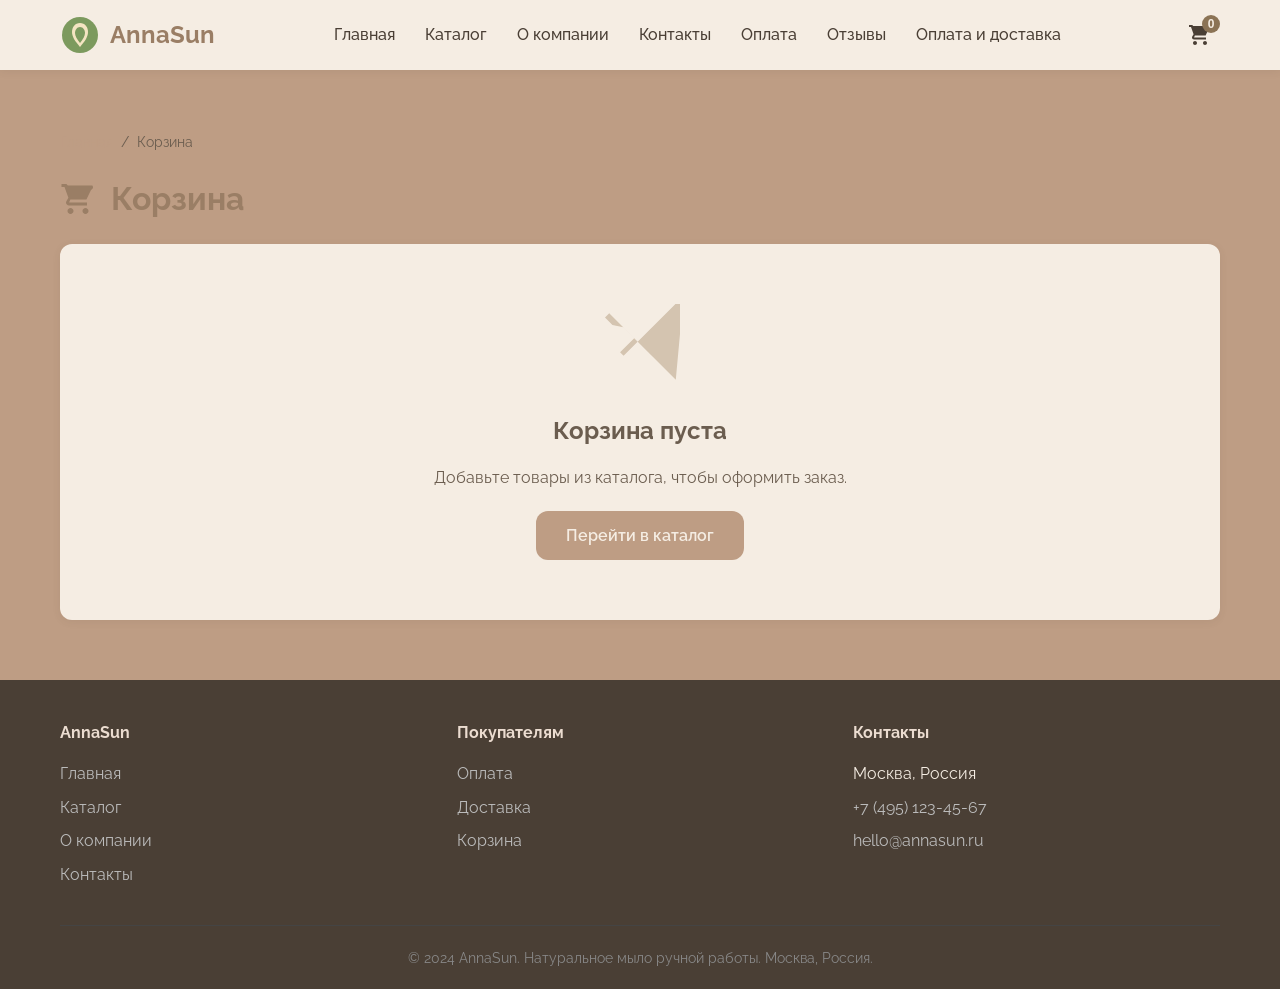
<file: cart.html>
<!DOCTYPE html>
<html lang="ru">
<head>
  <meta charset="UTF-8">
  <meta name="viewport" content="width=device-width, initial-scale=1.0">
  <title>Корзина — AnnaSun | Натуральное мыло ручной работы</title>
  <meta name="description" content="Корзина товаров AnnaSun. Оформление заказа на натуральное мыло ручной работы в Москве.">
  <link rel="stylesheet" href="css/style.css">
</head>
<body>
  <header>
    <div class="container">
      <div class="header-inner">
        <a href="index.html" class="logo">
          <svg><use href="assets/svg/sprite.svg#icon-logo"/></svg>
          AnnaSun
        </a>
        <nav id="main-nav">
          <ul>
            <li><a href="index.html">Главная</a></li>
            <li><a href="catalog.html">Каталог</a></li>
            <li><a href="about.html">О компании</a></li>
            <li><a href="contacts.html">Контакты</a></li>
            <li><a href="delivery.html">Оплата</a></li>
            <li><a href="reviews.html">Отзывы</a></li>
            <li><a href="delivery.html">Оплата и доставка</a></li>
          </ul>
        </nav>
        <div class="header-actions">
          <button class="cart-btn" onclick="window.location.href='cart.html'">
            <svg width="24" height="24" viewBox="0 0 24 24" fill="none" style="vertical-align: middle;">
              <path d="M7 18C5.9 18 5 18.9 5 20S5.9 22 7 22 9 21.1 9 20 8.1 18 7 18ZM1 2V4H3L5.6 11.2L4.25 13.5C4.09 13.78 4 14.08 4 14.4C4 15.5 4.9 16.4 6 16.4H18V14.4H6.42C6.28 14.4 6.17 14.29 6.17 14.15L6.2 14.03L6.9 12.4H17.62L20.58 6.09C20.66 5.95 20.78 5.84 20.9 5.76C21.45 5.39 21.9 4.87 22 4.26C22.05 4.04 22 3.81 21.9 3.61L21.6 3H5.21L4.27 2H1ZM17 18C15.9 18 15 18.9 15 20S15.9 22 17 22 19 21.1 19 20 18.1 18 17 18Z" fill="currentColor"/>
            </svg>
            <span class="cart-count" id="cart-count">0</span>
          </button>
          <button class="mobile-menu-btn" onclick="toggleMenu()">
            <svg width="28" height="28" viewBox="0 0 24 24" fill="none" style="vertical-align: middle;">
              <path d="M3 18H21V16H3V18ZM3 13H21V11H3V13ZM3 6V8H21V6H3Z" fill="currentColor"/>
            </svg>
          </button>
        </div>
      </div>
    </div>
  </header>

  <section>
    <div class="container">
      <div class="breadcrumbs">
        <a href="index.html">Главная</a>
        <span>/</span>
        <span>Корзина</span>
      </div>
      <h1 class="section-title" style="text-align: left; margin-bottom: 20px; display: flex; align-items: center; gap: 15px;">
        <svg width="36" height="36" viewBox="0 0 24 24" fill="none" style="vertical-align: middle;">
          <path d="M7 18C5.9 18 5 18.9 5 20S5.9 22 7 22 9 21.1 9 20 8.1 18 7 18ZM1 2V4H3L5.6 11.2L4.25 13.5C4.09 13.78 4 14.08 4 14.4C4 15.5 4.9 16.4 6 16.4H18V14.4H6.42C6.28 14.4 6.17 14.29 6.17 14.15L6.2 14.03L6.9 12.4H17.62L20.58 6.09C20.66 5.95 20.78 5.84 20.9 5.76C21.45 5.39 21.9 4.87 22 4.26C22.05 4.04 22 3.81 21.9 3.61L21.6 3H5.21L4.27 2H1ZM17 18C15.9 18 15 18.9 15 20S15.9 22 17 22 19 21.1 19 20 18.1 18 17 18Z" fill="currentColor"/>
        </svg>
        Корзина
      </h1>
      
      <div id="cart-content"></div>
    </div>
  </section>

  <footer>
    <div class="container">
      <div class="footer-inner">
        <div class="footer-col">
          <h4>AnnaSun</h4>
          <ul>
            <li><a href="index.html">Главная</a></li>
            <li><a href="catalog.html">Каталог</a></li>
            <li><a href="about.html">О компании</a></li>
            <li><a href="contacts.html">Контакты</a></li>
          </ul>
        </div>
        <div class="footer-col">
          <h4>Покупателям</h4>
          <ul>
            <li><a href="delivery.html">Оплата</a></li>
            <li><a href="delivery.html">Доставка</a></li>
            <li><a href="cart.html">Корзина</a></li>
          </ul>
        </div>
        <div class="footer-col">
          <h4>Контакты</h4>
          <ul>
            <li>Москва, Россия</li>
            <li><a href="tel:+74951234567">+7 (495) 123-45-67</a></li>
            <li><a href="mailto:hello@annasun.ru">hello@annasun.ru</a></li>
          </ul>
        </div>
      </div>
      <div class="copyright">
        &copy; 2024 AnnaSun. Натуральное мыло ручной работы. Москва, Россия.
      </div>
    </div>
  </footer>

  <script src="js/xml-loader.js"></script>
  <script src="js/products-data.js"></script>
  <script src="js/main.js"></script>
  <script src="js/cart.js"></script>
</body>
</html>
</file>
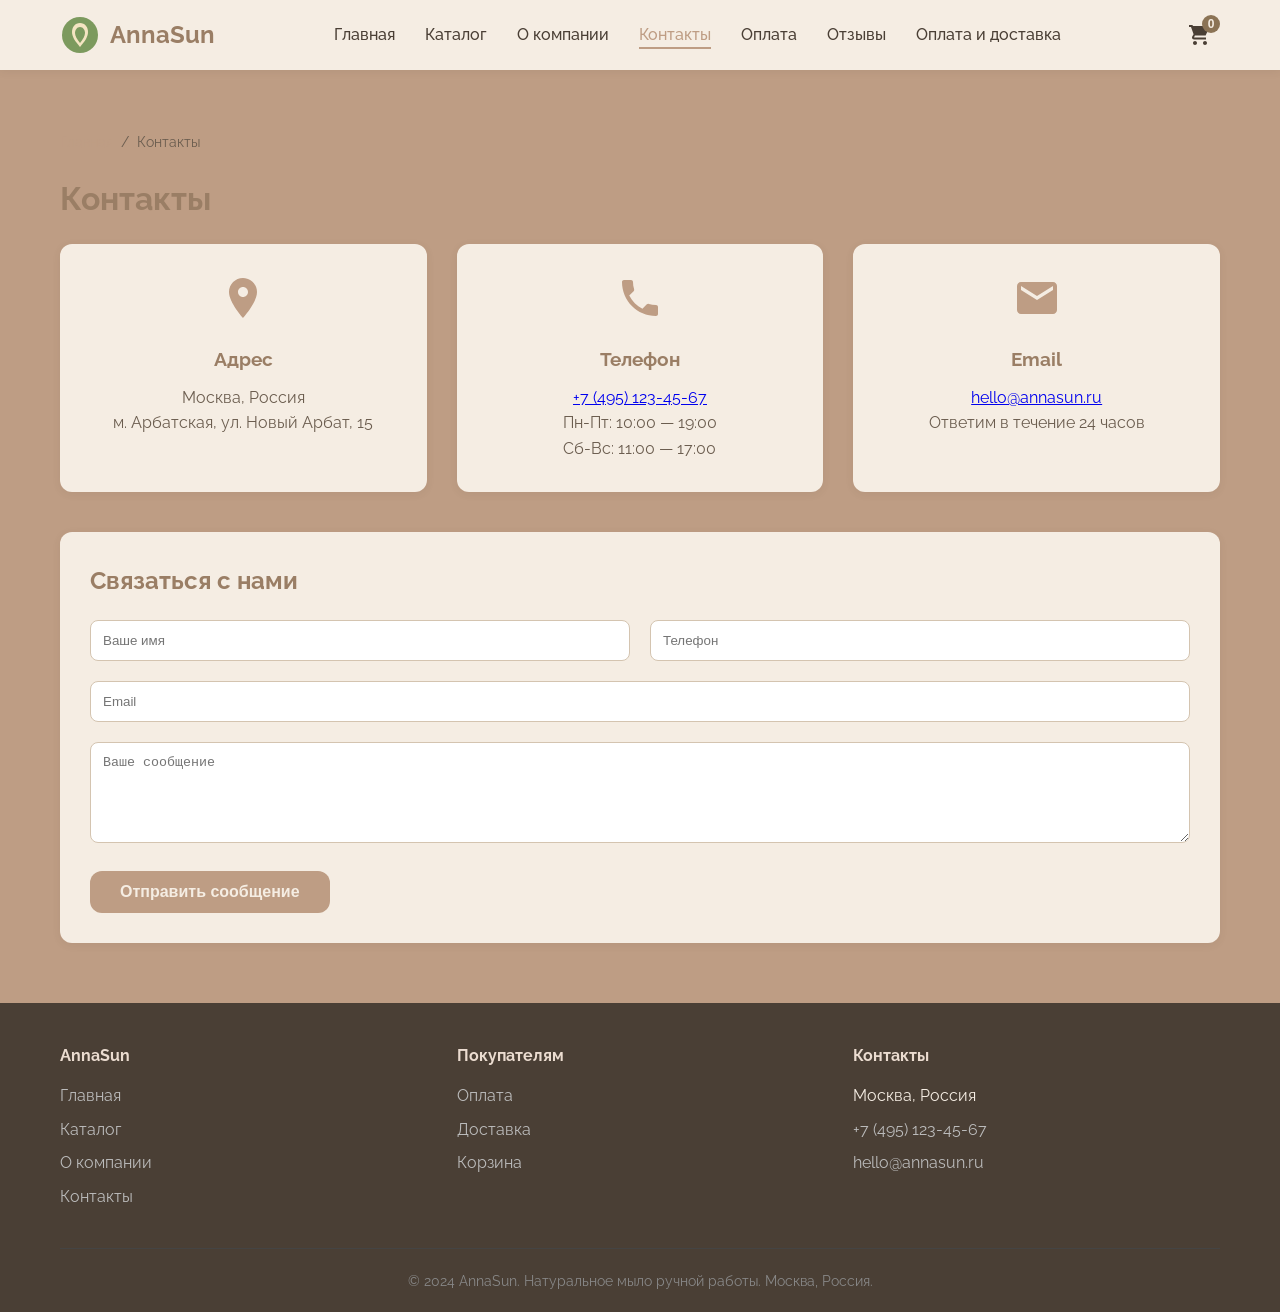
<file: contacts.html>
﻿<!DOCTYPE html>
<html lang="ru">
<head>
  <meta charset="UTF-8">
  <meta name="viewport" content="width=device-width, initial-scale=1.0">
  <title>Контакты — AnnaSun | Натуральное мыло ручной работы</title>
  <meta name="description" content="Контакты интернет-магазина AnnaSun в Москве. Телефон, email, адрес. Доставка натурального мыла ручной работы по всей России.">
  <link rel="stylesheet" href="css/style.css">
</head>
<body>
  <header>
    <div class="container">
      <div class="header-inner">
        <a href="index.html" class="logo">
          <svg><use href="assets/svg/sprite.svg#icon-logo"/></svg>
          AnnaSun
        </a>
        <nav id="main-nav">
          <ul>
            <li><a href="index.html">Главная</a></li>
            <li><a href="catalog.html">Каталог</a></li>
            <li><a href="about.html">О компании</a></li>
            <li><a href="contacts.html" class="active">Контакты</a></li>
            <li><a href="delivery.html">Оплата</a></li>
            <li><a href="reviews.html">Отзывы</a></li>
            <li><a href="delivery.html">Оплата и доставка</a></li>
          </ul>
        </nav>
        <div class="header-actions">
          <button class="cart-btn" onclick="window.location.href='cart.html'">
            <svg width="24" height="24" viewBox="0 0 24 24" fill="none" style="vertical-align: middle;">
              <path d="M7 18C5.9 18 5 18.9 5 20S5.9 22 7 22 9 21.1 9 20 8.1 18 7 18ZM1 2V4H3L5.6 11.2L4.25 13.5C4.09 13.78 4 14.08 4 14.4C4 15.5 4.9 16.4 6 16.4H18V14.4H6.42C6.28 14.4 6.17 14.29 6.17 14.15L6.2 14.03L6.9 12.4H17.62L20.58 6.09C20.66 5.95 20.78 5.84 20.9 5.76C21.45 5.39 21.9 4.87 22 4.26C22.05 4.04 22 3.81 21.9 3.61L21.6 3H5.21L4.27 2H1ZM17 18C15.9 18 15 18.9 15 20S15.9 22 17 22 19 21.1 19 20 18.1 18 17 18Z" fill="currentColor"/>
            </svg>
            <span class="cart-count" id="cart-count">0</span>
          </button>
          <button class="mobile-menu-btn" onclick="toggleMenu()">
            <svg width="28" height="28" viewBox="0 0 24 24" fill="none" style="vertical-align: middle;">
              <path d="M3 18H21V16H3V18ZM3 13H21V11H3V13ZM3 6V8H21V6H3Z" fill="currentColor"/>
            </svg>
          </button>
        </div>
      </div>
    </div>
  </header>

  <section class="contact-section">
    <div class="container">
      <div class="breadcrumbs">
        <a href="index.html">Главная</a>
        <span>/</span>
        <span>Контакты</span>
      </div>
      <h1 class="section-title" style="text-align: left; margin-bottom: 20px;">Контакты</h1>
      
      <div class="contact-grid">
        <div class="contact-card">
          <svg><use href="assets/svg/sprite.svg#icon-location"/></svg>
          <h3>Адрес</h3>
          <p>Москва, Россия</p>
          <p>м. Арбатская, ул. Новый Арбат, 15</p>
        </div>
        <div class="contact-card">
          <svg><use href="assets/svg/sprite.svg#icon-phone"/></svg>
          <h3>Телефон</h3>
          <p><a href="tel:+74951234567">+7 (495) 123-45-67</a></p>
          <p>Пн-Пт: 10:00 — 19:00</p>
          <p>Сб-Вс: 11:00 — 17:00</p>
        </div>
        <div class="contact-card">
          <svg><use href="assets/svg/sprite.svg#icon-email"/></svg>
          <h3>Email</h3>
          <p><a href="mailto:hello@annasun.ru">hello@annasun.ru</a></p>
          <p>Ответим в течение 24 часов</p>
        </div>
      </div>

      <div style="margin-top: 40px; background: var(--color-white); padding: 30px; border-radius: var(--radius); box-shadow: var(--shadow-sm);">
        <h2 style="color: var(--color-primary-dark); margin-bottom: 20px;">Связаться с нами</h2>
        <form onsubmit="event.preventDefault(); alert('Спасибо! Мы свяжемся с вами в ближайшее время.');">
          <div style="display: grid; grid-template-columns: 1fr 1fr; gap: 20px; margin-bottom: 20px;">
            <input type="text" placeholder="Ваше имя" required style="width: 100%; padding: 12px; border: 1px solid var(--color-border); border-radius: var(--radius-sm);">
            <input type="tel" placeholder="Телефон" required style="width: 100%; padding: 12px; border: 1px solid var(--color-border); border-radius: var(--radius-sm);">
          </div>
          <input type="email" placeholder="Email" required style="width: 100%; padding: 12px; border: 1px solid var(--color-border); border-radius: var(--radius-sm); margin-bottom: 20px;">
          <textarea placeholder="Ваше сообщение" rows="5" required style="width: 100%; padding: 12px; border: 1px solid var(--color-border); border-radius: var(--radius-sm); margin-bottom: 20px; resize: vertical;"></textarea>
          <button type="submit" class="btn btn-primary">Отправить сообщение</button>
        </form>
      </div>
    </div>
  </section>

  <footer>
    <div class="container">
      <div class="footer-inner">
        <div class="footer-col">
          <h4>AnnaSun</h4>
          <ul>
            <li><a href="index.html">Главная</a></li>
            <li><a href="catalog.html">Каталог</a></li>
            <li><a href="about.html">О компании</a></li>
            <li><a href="contacts.html">Контакты</a></li>
          </ul>
        </div>
        <div class="footer-col">
          <h4>Покупателям</h4>
          <ul>
            <li><a href="delivery.html">Оплата</a></li>
            <li><a href="delivery.html">Доставка</a></li>
            <li><a href="cart.html">Корзина</a></li>
          </ul>
        </div>
        <div class="footer-col">
          <h4>Контакты</h4>
          <ul>
            <li>Москва, Россия</li>
            <li><a href="tel:+74951234567">+7 (495) 123-45-67</a></li>
            <li><a href="mailto:hello@annasoun.ru">hello@annasun.ru</a></li>
          </ul>
        </div>
      </div>
      <div class="copyright">
        &copy; 2024 AnnaSun. Натуральное мыло ручной работы. Москва, Россия.
      </div>
    </div>
  </footer>

  <script src="js/main.js"></script>
</body>
</html>
</file>
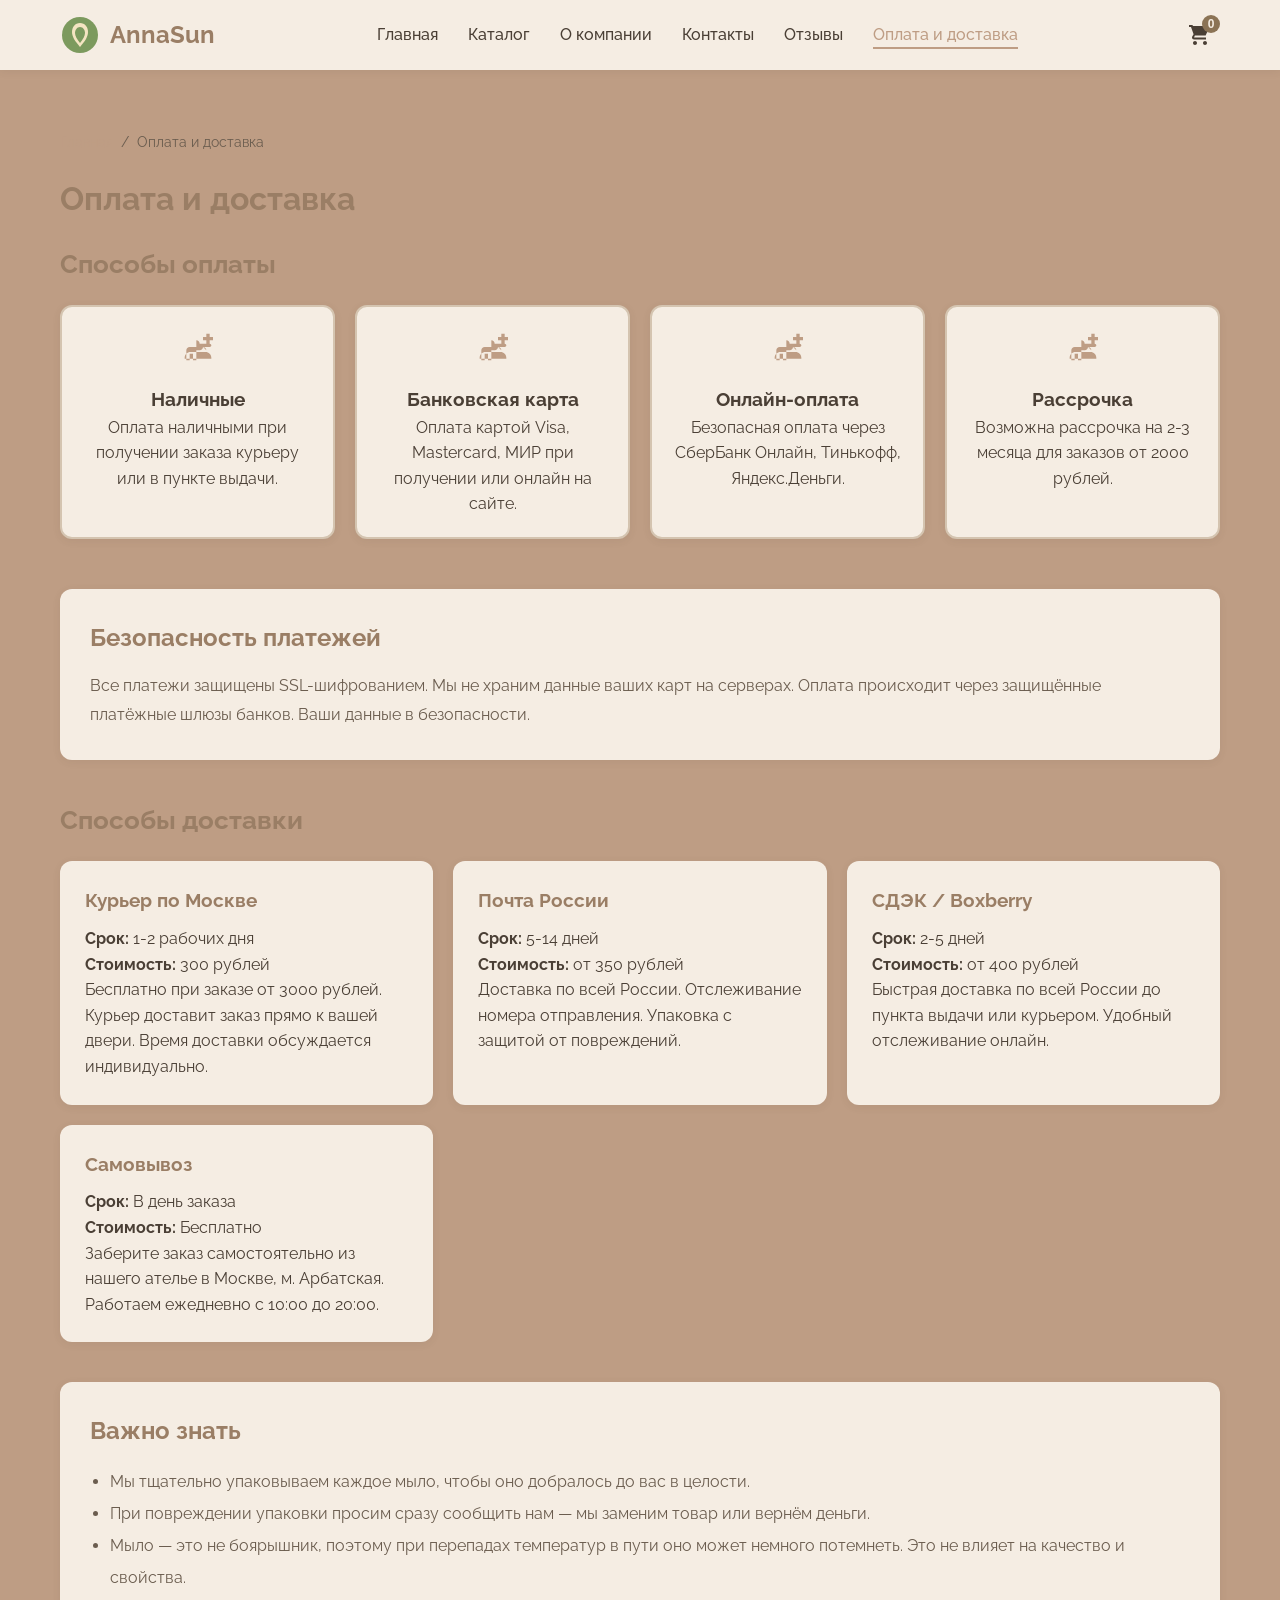
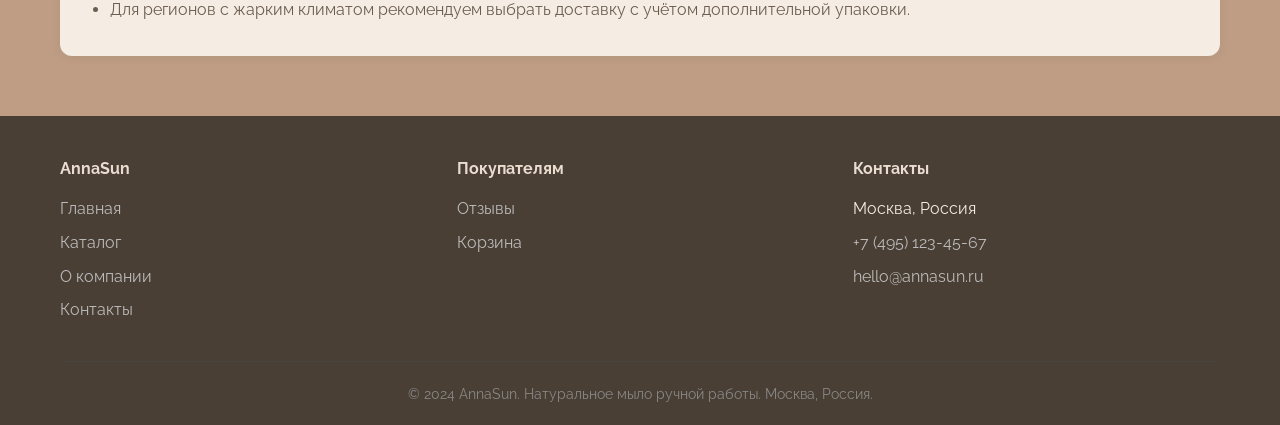
<file: delivery.html>
<!DOCTYPE html>
<html lang="ru">
<head>
  <meta charset="UTF-8">
  <meta name="viewport" content="width=device-width, initial-scale=1.0">
  <title>Оплата и доставка — AnnaSun | Натуральное мыло ручной работы</title>
  <meta name="description" content="Оплата и доставка натурального мыла ручной работы AnnaSun в Москве и по всей России. Способы оплаты, курьер, почта, самовывоз.">
  <link rel="stylesheet" href="css/style.css">
</head>
<body>
  <header>
    <div class="container">
      <div class="header-inner">
        <a href="index.html" class="logo">
          <svg><use href="assets/svg/sprite.svg#icon-logo"/></svg>
          AnnaSun
        </a>
        <nav id="main-nav">
          <ul>
            <li><a href="index.html">Главная</a></li>
            <li><a href="catalog.html">Каталог</a></li>
            <li><a href="about.html">О компании</a></li>
            <li><a href="contacts.html">Контакты</a></li>
            <li><a href="reviews.html">Отзывы</a></li>
            <li><a href="delivery.html" class="active">Оплата и доставка</a></li>
          </ul>
        </nav>
        <div class="header-actions">
          <button class="cart-btn" onclick="window.location.href='cart.html'">
            <svg width="24" height="24" viewBox="0 0 24 24" fill="none" style="vertical-align: middle;">
              <path d="M7 18C5.9 18 5 18.9 5 20S5.9 22 7 22 9 21.1 9 20 8.1 18 7 18ZM1 2V4H3L5.6 11.2L4.25 13.5C4.09 13.78 4 14.08 4 14.4C4 15.5 4.9 16.4 6 16.4H18V14.4H6.42C6.28 14.4 6.17 14.29 6.17 14.15L6.2 14.03L6.9 12.4H17.62L20.58 6.09C20.66 5.95 20.78 5.84 20.9 5.76C21.45 5.39 21.9 4.87 22 4.26C22.05 4.04 22 3.81 21.9 3.61L21.6 3H5.21L4.27 2H1ZM17 18C15.9 18 15 18.9 15 20S15.9 22 17 22 19 21.1 19 20 18.1 18 17 18Z" fill="currentColor"/>
            </svg>
            <span class="cart-count" id="cart-count">0</span>
          </button>
          <button class="mobile-menu-btn" onclick="toggleMenu()">
            <svg width="28" height="28" viewBox="0 0 24 24" fill="none" style="vertical-align: middle;">
              <path d="M3 18H21V16H3V18ZM3 13H21V11H3V13ZM3 6V8H21V6H3Z" fill="currentColor"/>
            </svg>
          </button>
        </div>
      </div>
    </div>
  </header>

  <section>
    <div class="container">
      <div class="breadcrumbs">
        <a href="index.html">Главная</a>
        <span>/</span>
        <span>Оплата и доставка</span>
      </div>
      <h1 class="section-title" style="text-align: left; margin-bottom: 20px;">Оплата и доставка</h1>
      
      <div style="margin-bottom: 50px;">
        <h2 style="color: var(--color-primary-dark); margin-bottom: 20px; font-size: 1.6rem;">Способы оплаты</h2>
        <div class="payment-methods">
          <div class="payment-card">
            <svg><use href="assets/svg/sprite.svg#icon-payment"/></svg>
            <h3>Наличные</h3>
            <p>Оплата наличными при получении заказа курьеру или в пункте выдачи.</p>
          </div>
          <div class="payment-card">
            <svg><use href="assets/svg/sprite.svg#icon-payment"/></svg>
            <h3>Банковская карта</h3>
            <p>Оплата картой Visa, Mastercard, МИР при получении или онлайн на сайте.</p>
          </div>
          <div class="payment-card">
            <svg><use href="assets/svg/sprite.svg#icon-payment"/></svg>
            <h3>Онлайн-оплата</h3>
            <p>Безопасная оплата через СберБанк Онлайн, Тинькофф, Яндекс.Деньги.</p>
          </div>
          <div class="payment-card">
            <svg><use href="assets/svg/sprite.svg#icon-payment"/></svg>
            <h3>Рассрочка</h3>
            <p>Возможна рассрочка на 2-3 месяца для заказов от 2000 рублей.</p>
          </div>
        </div>
      </div>

      <div style="margin-bottom: 40px; background: var(--color-white); padding: 30px; border-radius: var(--radius); box-shadow: var(--shadow-sm);">
        <h2 style="color: var(--color-primary-dark); margin-bottom: 15px;">Безопасность платежей</h2>
        <p style="color: var(--color-text-light); line-height: 1.8;">Все платежи защищены SSL-шифрованием. Мы не храним данные ваших карт на серверах. Оплата происходит через защищённые платёжные шлюзы банков. Ваши данные в безопасности.</p>
      </div>

      <div>
        <h2 style="color: var(--color-primary-dark); margin-bottom: 20px; font-size: 1.6rem;">Способы доставки</h2>
        <div class="delivery-options">
          <div class="delivery-card">
            <h3>Курьер по Москве</h3>
            <p><strong>Срок:</strong> 1-2 рабочих дня</p>
            <p><strong>Стоимость:</strong> 300 рублей</p>
            <p>Бесплатно при заказе от 3000 рублей. Курьер доставит заказ прямо к вашей двери. Время доставки обсуждается индивидуально.</p>
          </div>
          <div class="delivery-card">
            <h3>Почта России</h3>
            <p><strong>Срок:</strong> 5-14 дней</p>
            <p><strong>Стоимость:</strong> от 350 рублей</p>
            <p>Доставка по всей России. Отслеживание номера отправления. Упаковка с защитой от повреждений.</p>
          </div>
          <div class="delivery-card">
            <h3>СДЭК / Boxberry</h3>
            <p><strong>Срок:</strong> 2-5 дней</p>
            <p><strong>Стоимость:</strong> от 400 рублей</p>
            <p>Быстрая доставка по всей России до пункта выдачи или курьером. Удобный отслеживание онлайн.</p>
          </div>
          <div class="delivery-card">
            <h3>Самовывоз</h3>
            <p><strong>Срок:</strong> В день заказа</p>
            <p><strong>Стоимость:</strong> Бесплатно</p>
            <p>Заберите заказ самостоятельно из нашего ателье в Москве, м. Арбатская. Работаем ежедневно с 10:00 до 20:00.</p>
          </div>
        </div>
      </div>

      <div style="margin-top: 40px; background: var(--color-white); padding: 30px; border-radius: var(--radius); box-shadow: var(--shadow-sm);">
        <h2 style="color: var(--color-primary-dark); margin-bottom: 15px;">Важно знать</h2>
        <ul style="color: var(--color-text-light); line-height: 2; padding-left: 20px;">
          <li>Мы тщательно упаковываем каждое мыло, чтобы оно добралось до вас в целости.</li>
          <li>При повреждении упаковки просим сразу сообщить нам — мы заменим товар или вернём деньги.</li>
          <li>Мыло — это не боярышник, поэтому при перепадах температур в пути оно может немного потемнеть. Это не влияет на качество и свойства.</li>
          <li>Для регионов с жарким климатом рекомендуем выбрать доставку с учётом дополнительной упаковки.</li>
        </ul>
      </div>
    </div>
  </section>

  <footer>
    <div class="container">
      <div class="footer-inner">
        <div class="footer-col">
          <h4>AnnaSun</h4>
          <ul>
            <li><a href="index.html">Главная</a></li>
            <li><a href="catalog.html">Каталог</a></li>
            <li><a href="about.html">О компании</a></li>
            <li><a href="contacts.html">Контакты</a></li>
          </ul>
        </div>
        <div class="footer-col">
          <h4>Покупателям</h4>
          <ul>
            <li><a href="reviews.html">Отзывы</a></li>
            <li><a href="cart.html">Корзина</a></li>
          </ul>
        </div>
        <div class="footer-col">
          <h4>Контакты</h4>
          <ul>
            <li>Москва, Россия</li>
            <li><a href="tel:+74951234567">+7 (495) 123-45-67</a></li>
            <li><a href="mailto:hello@annasun.ru">hello@annasun.ru</a></li>
          </ul>
        </div>
      </div>
      <div class="copyright">
        &copy; 2024 AnnaSun. Натуральное мыло ручной работы. Москва, Россия.
      </div>
    </div>
  </footer>

  <script src="js/main.js"></script>
</body>
</html>
</file>
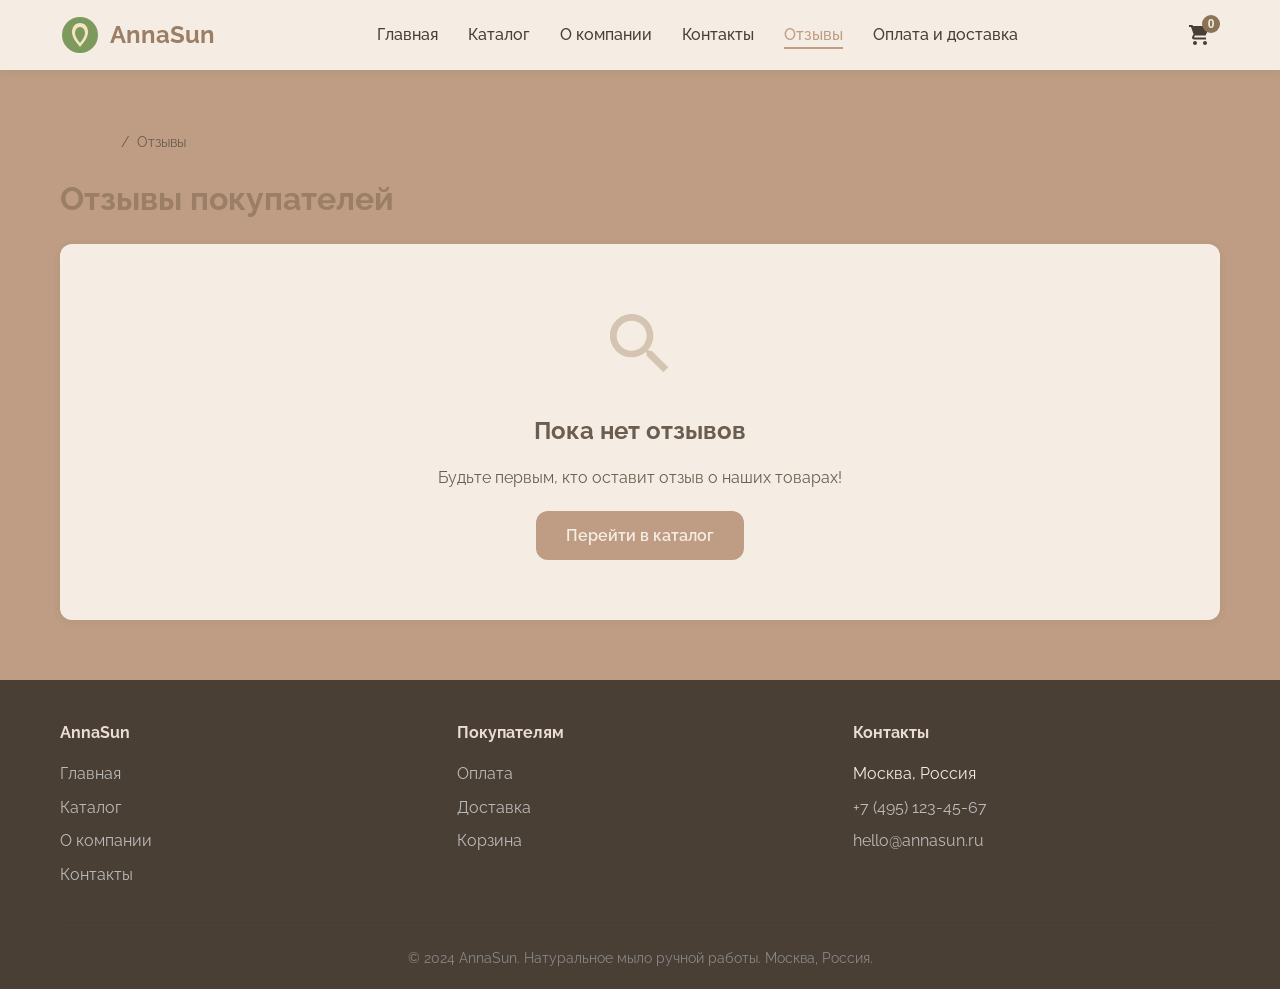
<file: reviews.html>
﻿<!DOCTYPE html>
<html lang="ru">
<head>
  <meta charset="UTF-8">
  <meta name="viewport" content="width=device-width, initial-scale=1.0">
  <title>Отзывы — AnnaSun | Натуральное мыло ручной работы</title>
  <meta name="description" content="Отзывы покупателей о натуральном мыле ручной работы AnnaSun. Общий рейтинг, видео и фото товаров, ответы продавца.">
  <link rel="stylesheet" href="css/style.css">
</head>
<body>
  <header>
    <div class="container">
      <div class="header-inner">
        <a href="index.html" class="logo">
          <svg><use href="assets/svg/sprite.svg#icon-logo"/></svg>
          AnnaSun
        </a>
        <nav id="main-nav">
          <ul>
            <li><a href="index.html">Главная</a></li>
            <li><a href="catalog.html">Каталог</a></li>
            <li><a href="about.html">О компании</a></li>
            <li><a href="contacts.html">Контакты</a></li>
            <li><a href="reviews.html" class="active">Отзывы</a></li>
            <li><a href="delivery.html">Оплата и доставка</a></li>
          </ul>
        </nav>
        <div class="header-actions">
          <button class="cart-btn" onclick="window.location.href='cart.html'">
            <svg width="24" height="24" viewBox="0 0 24 24" fill="none" style="vertical-align: middle;">
              <path d="M7 18C5.9 18 5 18.9 5 20S5.9 22 7 22 9 21.1 9 20 8.1 18 7 18ZM1 2V4H3L5.6 11.2L4.25 13.5C4.09 13.78 4 14.08 4 14.4C4 15.5 4.9 16.4 6 16.4H18V14.4H6.42C6.28 14.4 6.17 14.29 6.17 14.15L6.2 14.03L6.9 12.4H17.62L20.58 6.09C20.66 5.95 20.78 5.84 20.9 5.76C21.45 5.39 21.9 4.87 22 4.26C22.05 4.04 22 3.81 21.9 3.61L21.6 3H5.21L4.27 2H1ZM17 18C15.9 18 15 18.9 15 20S15.9 22 17 22 19 21.1 19 20 18.1 18 17 18Z" fill="currentColor"/>
            </svg>
            <span class="cart-count" id="cart-count">0</span>
          </button>
          <button class="mobile-menu-btn" onclick="toggleMenu()">
            <svg width="28" height="28" viewBox="0 0 24 24" fill="none" style="vertical-align: middle;">
              <path d="M3 18H21V16H3V18ZM3 13H21V11H3V13ZM3 6V8H21V6H3Z" fill="currentColor"/>
            </svg>
          </button>
        </div>
      </div>
    </div>
  </header>

  <section>
    <div class="container">
      <div class="breadcrumbs">
        <a href="index.html">Главная</a>
        <span>/</span>
        <span>Отзывы</span>
      </div>
      <h1 class="section-title" style="text-align: left; margin-bottom: 20px;">Отзывы покупателей</h1>
      
      <div id="reviews-content"></div>
    </div>
  </section>

  <footer>
    <div class="container">
      <div class="footer-inner">
        <div class="footer-col">
          <h4>AnnaSun</h4>
          <ul>
            <li><a href="index.html">Главная</a></li>
            <li><a href="catalog.html">Каталог</a></li>
            <li><a href="about.html">О компании</a></li>
            <li><a href="contacts.html">Контакты</a></li>
          </ul>
        </div>
        <div class="footer-col">
          <h4>Покупателям</h4>
          <ul>
            <li><a href="delivery.html">Оплата</a></li>
            <li><a href="delivery.html">Доставка</a></li>
            <li><a href="cart.html">Корзина</a></li>
          </ul>
        </div>
        <div class="footer-col">
          <h4>Контакты</h4>
          <ul>
            <li>Москва, Россия</li>
            <li><a href="tel:+74951234567">+7 (495) 123-45-67</a></li>
            <li><a href="mailto:hello@annasun.ru">hello@annasun.ru</a></li>
          </ul>
        </div>
      </div>
      <div class="copyright">
        &copy; 2024 AnnaSun. Натуральное мыло ручной работы. Москва, Россия.
      </div>
    </div>
  </footer>

  <script src="js/xml-loader.js"></script>
  <script src="js/products-data.js"></script>
  <script src="js/main.js"></script>
  <script src="js/reviews.js"></script>
</body>
</html>
</file>
<file: css/style.css>
@import url('https://fonts.googleapis.com/css2?family=Raleway:wght@300;400;500;600;700&display=swap');

:root {
  --color-primary: #BE9D84;
  --color-primary-dark: #9A7E65;
  --color-primary-light: #D4C4B0;
  --color-secondary: #EBDCD0;
  --color-accent: #8B7355;
  --color-bg: #BE9D84;
  --color-white: #F5EDE3;
  --color-text: #4A3F35;
  --color-text-light: #6B5D4F;
  --color-border: #D4C4B0;
  --shadow-sm: 0 2px 8px rgba(74,63,53,0.08);
  --shadow-md: 0 4px 20px rgba(74,63,53,0.12);
  --shadow-lg: 0 8px 40px rgba(74,63,53,0.16);
  --radius: 12px;
  --radius-sm: 8px;
  --transition: all 0.3s ease;
}

* {
  margin: 0;
  padding: 0;
  box-sizing: border-box;
}

html {
  scroll-behavior: smooth;
}

body {
  font-family: 'Raleway', sans-serif;
  background: var(--color-bg);
  color: var(--color-text);
  line-height: 1.6;
  overflow-x: hidden;
}

.container {
  max-width: 1200px;
  margin: 0 auto;
  padding: 0 20px;
}

header {
  background: var(--color-white);
  box-shadow: var(--shadow-sm);
  position: sticky;
  top: 0;
  z-index: 100;
  padding: 15px 0;
}

.header-inner {
  display: flex;
  align-items: center;
  justify-content: space-between;
  flex-wrap: wrap;
  gap: 15px;
}

.logo {
  display: flex;
  align-items: center;
  gap: 10px;
  text-decoration: none;
  color: var(--color-primary-dark);
  font-size: 1.5rem;
  font-weight: 700;
}

.logo svg {
  width: 40px;
  height: 40px;
}

nav ul {
  list-style: none;
  display: flex;
  gap: 30px;
}

nav a {
  text-decoration: none;
  color: var(--color-text);
  font-weight: 500;
  transition: var(--transition);
  position: relative;
}

nav a:hover, nav a.active {
  color: var(--color-primary);
}

nav a::after {
  content: '';
  position: absolute;
  bottom: -5px;
  left: 0;
  width: 0;
  height: 2px;
  background: var(--color-primary);
  transition: var(--transition);
}

nav a:hover::after, nav a.active::after {
  width: 100%;
}

.header-actions {
  display: flex;
  align-items: center;
  gap: 20px;
}

.cart-btn {
  position: relative;
  background: none;
  border: none;
  cursor: pointer;
  padding: 8px;
  display: flex;
  align-items: center;
  gap: 6px;
  font-weight: 600;
  color: var(--color-text);
  font-size: 0.95rem;
  text-decoration: none;
}

.cart-btn svg {
  width: 24px;
  height: 24px;
  fill: var(--color-text);
  transition: var(--transition);
  display: block;
}

.cart-btn:hover svg {
  fill: var(--color-primary);
}

.mobile-menu-btn:hover svg {
  fill: var(--color-primary);
}

.cart-count {
  position: absolute;
  top: 0;
  right: 0;
  background: var(--color-accent);
  color: var(--color-white);
  font-size: 0.75rem;
  font-weight: 700;
  width: 18px;
  height: 18px;
  border-radius: 50%;
  display: flex;
  align-items: center;
  justify-content: center;
}

.mobile-menu-btn {
  display: none;
  background: none;
  border: none;
  cursor: pointer;
  padding: 8px;
  color: var(--color-text);
}

.mobile-menu-btn svg {
  width: 28px;
  height: 28px;
  fill: var(--color-text);
  display: block;
  transition: var(--transition);
}

.mobile-menu-btn:hover svg {
  fill: var(--color-primary);
}

.hero {
  background: linear-gradient(135deg, var(--color-primary-light) 0%, var(--color-secondary) 100%);
  padding: 80px 0;
  text-align: center;
}

.hero h1 {
  font-size: 3rem;
  margin-bottom: 20px;
  color: #4A3F35;
}

.hero p {
  font-size: 1.2rem;
  color: #6B5D4F;
  max-width: 600px;
  margin: 0 auto 30px;
}

.btn {
  display: inline-block;
  padding: 12px 30px;
  border-radius: var(--radius);
  text-decoration: none;
  font-weight: 600;
  transition: var(--transition);
  border: none;
  cursor: pointer;
  font-size: 1rem;
}

.btn-primary {
  background: var(--color-primary);
  color: var(--color-white);
}

.btn-primary:hover {
  background: var(--color-primary-dark);
  transform: translateY(-2px);
  box-shadow: var(--shadow-md);
}

.btn-outline {
  background: transparent;
  color: var(--color-primary);
  border: 2px solid var(--color-primary);
}

.btn-outline:hover {
  background: var(--color-primary);
  color: var(--color-white);
}

section {
  padding: 60px 0;
}

.section-title {
  text-align: center;
  font-size: 2rem;
  margin-bottom: 40px;
  color: var(--color-primary-dark);
}

.catalog-grid {
  display: grid;
  grid-template-columns: repeat(auto-fill, minmax(280px, 1fr));
  gap: 30px;
}

.product-card {
  background: var(--color-white);
  border-radius: var(--radius);
  overflow: hidden;
  box-shadow: var(--shadow-sm);
  transition: var(--transition);
  cursor: pointer;
}

.product-card:hover {
  transform: translateY(-5px);
  box-shadow: var(--shadow-md);
}

.product-card img {
  width: 100%;
  height: 280px;
  object-fit: cover;
  display: block;
}

.product-card-body {
  padding: 20px;
}

.product-card-title {
  font-size: 1.1rem;
  margin-bottom: 8px;
  color: var(--color-text);
}

.product-card-price {
  font-size: 1.2rem;
  font-weight: 700;
  color: var(--color-primary);
  margin-bottom: 10px;
}

.product-card-desc {
  font-size: 0.9rem;
  color: var(--color-text-light);
  margin-bottom: 15px;
}

.product-card-tags {
  display: flex;
  flex-wrap: wrap;
  gap: 6px;
  margin-bottom: 15px;
}

.tag {
  display: inline-block;
  padding: 4px 12px;
  background: var(--color-secondary);
  color: var(--color-primary-dark);
  border-radius: 20px;
  font-size: 0.8rem;
  font-weight: 500;
}

.product-card-actions {
  display: flex;
  gap: 10px;
}

.product-card-actions .btn {
  flex: 1;
  text-align: center;
  padding: 10px;
  font-size: 0.9rem;
}

.about-section {
  background: var(--color-white);
}

.about-content {
  display: grid;
  grid-template-columns: 1fr 1fr;
  gap: 40px;
  align-items: center;
}

.about-text h2 {
  font-size: 1.8rem;
  margin-bottom: 20px;
  color: var(--color-primary-dark);
}

.about-text p {
  margin-bottom: 15px;
  color: var(--color-text-light);
}

.about-image img {
  width: 100%;
  border-radius: var(--radius);
  box-shadow: var(--shadow-md);
}

.contact-section {
  background: var(--color-bg);
}

.contact-grid {
  display: grid;
  grid-template-columns: repeat(auto-fit, minmax(250px, 1fr));
  gap: 30px;
}

.contact-card {
  background: var(--color-white);
  padding: 30px;
  border-radius: var(--radius);
  text-align: center;
  box-shadow: var(--shadow-sm);
  transition: var(--transition);
}

.contact-card:hover {
  box-shadow: var(--shadow-md);
}

.contact-card svg {
  width: 48px;
  height: 48px;
  margin-bottom: 15px;
  fill: var(--color-primary);
}

.contact-card h3 {
  margin-bottom: 10px;
  color: var(--color-primary-dark);
}

.contact-card p {
  color: var(--color-text-light);
}

footer {
  background: var(--color-text);
  color: var(--color-white);
  padding: 40px 0 20px;
}

.footer-inner {
  display: grid;
  grid-template-columns: repeat(auto-fit, minmax(200px, 1fr));
  gap: 30px;
  margin-bottom: 30px;
}

.footer-col h4 {
  margin-bottom: 15px;
  color: var(--color-secondary);
}

.footer-col ul {
  list-style: none;
}

.footer-col ul li {
  margin-bottom: 8px;
}

.footer-col a {
  color: #bbb;
  text-decoration: none;
  transition: var(--transition);
}

.footer-col a:hover {
  color: var(--color-white);
}

.copyright {
  text-align: center;
  padding-top: 20px;
  border-top: 1px solid #444;
  color: #888;
  font-size: 0.9rem;
}

.filter-sidebar {
  background: var(--color-white);
  padding: 20px;
  border-radius: var(--radius);
  margin-bottom: 30px;
  box-shadow: var(--shadow-sm);
}

.filter-group {
  margin-bottom: 20px;
}

.filter-group h4 {
  font-size: 1rem;
  margin-bottom: 10px;
  color: var(--color-primary-dark);
}

.filter-group label {
  display: flex;
  align-items: center;
  gap: 8px;
  margin-bottom: 8px;
  cursor: pointer;
  font-size: 0.95rem;
}

.filter-group input[type="checkbox"] {
  accent-color: var(--color-primary);
}

.price-range {
  display: flex;
  gap: 10px;
  align-items: center;
}

.price-range input {
  width: 80px;
  padding: 8px;
  border: 1px solid var(--color-border);
  border-radius: var(--radius-sm);
  text-align: center;
}

.product-detail {
  display: grid;
  grid-template-columns: 1fr 1fr;
  gap: 40px;
  background: var(--color-white);
  padding: 40px;
  border-radius: var(--radius);
  box-shadow: var(--shadow-sm);
}

.product-detail img {
  width: 100%;
  border-radius: var(--radius);
  object-fit: cover;
  max-height: 500px;
}

.product-detail-info h1 {
  font-size: 2rem;
  margin-bottom: 15px;
  color: var(--color-primary-dark);
}

.product-detail-price {
  font-size: 1.5rem;
  font-weight: 700;
  color: var(--color-primary);
  margin-bottom: 20px;
}

.product-detail-desc {
  margin-bottom: 20px;
  color: var(--color-text-light);
  line-height: 1.8;
}

.product-meta {
  margin-bottom: 20px;
}

.product-meta-item {
  display: flex;
  justify-content: space-between;
  padding: 8px 0;
  border-bottom: 1px solid var(--color-border);
}

.product-meta-item span:first-child {
  font-weight: 600;
  color: var(--color-text);
}

.product-meta-item span:last-child {
  color: var(--color-text-light);
}

.cart-table {
  width: 100%;
  background: var(--color-white);
  border-radius: var(--radius);
  overflow: hidden;
  box-shadow: var(--shadow-sm);
  margin-bottom: 30px;
}

.cart-table th, .cart-table td {
  padding: 15px;
  text-align: left;
  border-bottom: 1px solid var(--color-border);
}

.cart-table th {
  background: var(--color-primary);
  color: var(--color-white);
  font-weight: 600;
}

.cart-table td img {
  width: 60px;
  height: 60px;
  object-fit: cover;
  border-radius: var(--radius-sm);
}

.quantity-input {
  width: 60px;
  padding: 6px;
  border: 1px solid var(--color-border);
  border-radius: var(--radius-sm);
  text-align: center;
}

.remove-btn {
  background: none;
  border: none;
  color: #e74c3c;
  cursor: pointer;
  font-size: 0.9rem;
}

.remove-btn:hover {
  text-decoration: underline;
}

.cart-summary {
  background: var(--color-white);
  padding: 25px;
  border-radius: var(--radius);
  box-shadow: var(--shadow-sm);
  text-align: right;
}

.cart-summary .total {
  font-size: 1.4rem;
  font-weight: 700;
  color: var(--color-primary-dark);
  margin-bottom: 15px;
}

.breadcrumbs {
  display: flex;
  gap: 8px;
  margin-bottom: 20px;
  font-size: 0.9rem;
  color: var(--color-text-light);
}

.breadcrumbs a {
  color: var(--color-primary);
  text-decoration: none;
}

.breadcrumbs span {
  color: var(--color-text-light);
}

.payment-methods {
  display: grid;
  grid-template-columns: repeat(auto-fit, minmax(200px, 1fr));
  gap: 20px;
  margin-top: 20px;
}

.payment-card {
  background: var(--color-white);
  padding: 20px;
  border-radius: var(--radius);
  text-align: center;
  box-shadow: var(--shadow-sm);
  border: 2px solid var(--color-border);
  transition: var(--transition);
}

.payment-card:hover {
  border-color: var(--color-primary);
}

.payment-card svg {
  width: 40px;
  height: 40px;
  margin-bottom: 10px;
  fill: var(--color-primary);
}

.delivery-options {
  display: grid;
  grid-template-columns: repeat(auto-fit, minmax(280px, 1fr));
  gap: 20px;
  margin-top: 20px;
}

.delivery-card {
  background: var(--color-white);
  padding: 25px;
  border-radius: var(--radius);
  box-shadow: var(--shadow-sm);
}

.delivery-card h3 {
  color: var(--color-primary-dark);
  margin-bottom: 10px;
}

.empty-cart {
  text-align: center;
  padding: 60px 20px;
  background: var(--color-white);
  border-radius: var(--radius);
  box-shadow: var(--shadow-sm);
}

.empty-cart svg {
  width: 80px;
  height: 80px;
  fill: var(--color-border);
  margin-bottom: 20px;
}

.empty-cart h2 {
  margin-bottom: 15px;
  color: var(--color-text-light);
}

.reviews-header {
  display: flex;
  gap: 30px;
  align-items: center;
  flex-wrap: wrap;
}

.reviews-header img {
  width: 150px;
  height: 150px;
  object-fit: cover;
  border-radius: var(--radius);
}

.reviews-rating {
  font-size: 1.2rem;
  margin: 10px 0;
}

.reviews-rating .stars {
  color: var(--color-accent);
  font-size: 1.5rem;
}

.reviews-media-grid {
  display: grid;
  grid-template-columns: repeat(auto-fit, minmax(300px, 1fr));
  gap: 30px;
}

.reviews-media-card {
  background: var(--color-white);
  padding: 20px;
  border-radius: var(--radius);
  box-shadow: var(--shadow-sm);
}

.reviews-media-card img, .reviews-media-card video {
  width: 100%;
  border-radius: var(--radius-sm);
  margin-bottom: 10px;
}

.seller-reply {
  background: var(--color-secondary);
  padding: 15px;
  border-radius: var(--radius-sm);
  margin-top: 10px;
}

.seller-reply strong {
  color: var(--color-primary-dark);
}

.review-item {
  border-bottom: 1px solid var(--color-border);
  padding: 20px 0;
}

.review-header {
  display: flex;
  justify-content: space-between;
  align-items: flex-start;
  margin-bottom: 10px;
  flex-wrap: wrap;
  gap: 10px;
}

.review-stars {
  color: var(--color-accent);
}

.reviews-media-card img, .reviews-media-card video {
  width: 100%;
  border-radius: var(--radius-sm);
  margin-bottom: 10px;
}

@media (max-width: 768px) {
  .mobile-menu-btn {
    display: block;
  }

  nav {
    display: none;
    width: 100%;
  }

  nav.active {
    display: block;
    background: var(--color-white);
    padding: 20px;
    box-shadow: var(--shadow-md);
    border-radius: var(--radius);
    margin-top: 10px;
  }

  nav ul {
    flex-direction: column;
    gap: 15px;
    padding: 20px 0;
  }
}

@media (max-width: 480px) {
  .catalog-grid {
    grid-template-columns: 1fr;
  }

  .hero {
    padding: 50px 0;
  }

  section {
    padding: 40px 0;
  }
}
</file>
